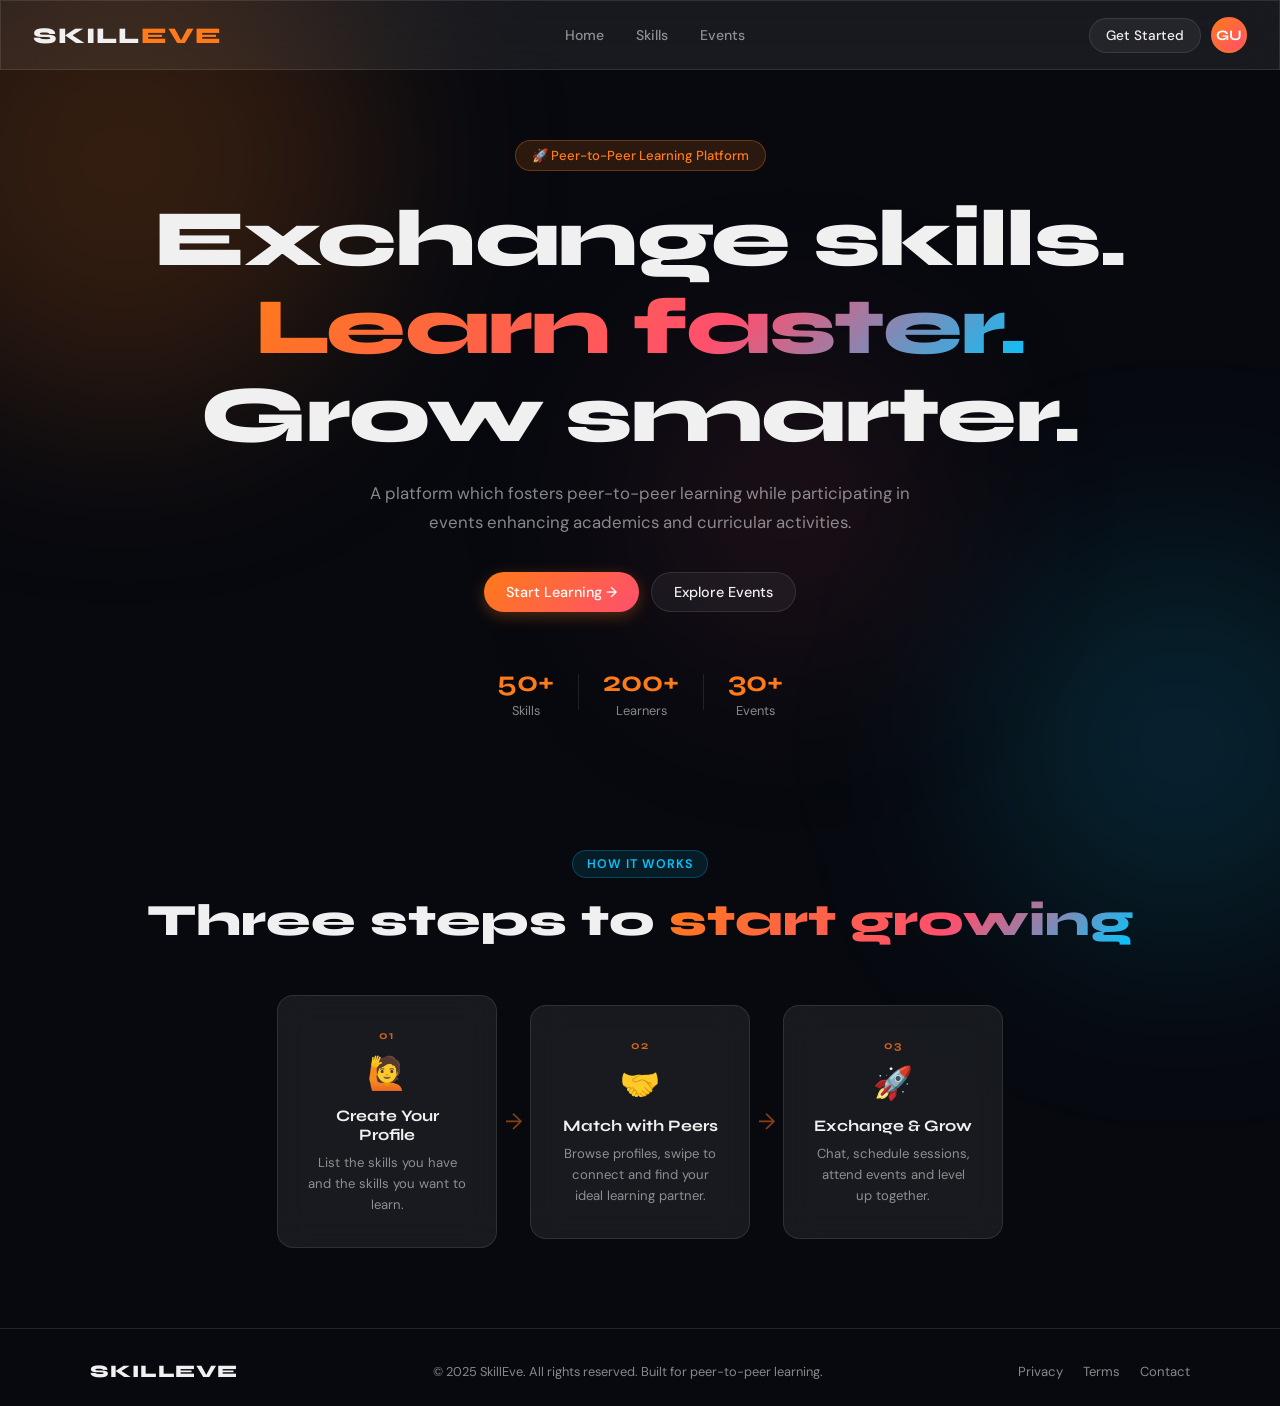
<file: index.html>
<!DOCTYPE html>
<html lang="en">
<head>
<meta charset="UTF-8">
<meta name="viewport" content="width=device-width, initial-scale=1.0">
<title>SKILLEVE — Exchange Skills. Grow Smarter.</title>
<link rel="preconnect" href="https://fonts.googleapis.com">
<link href="https://fonts.googleapis.com/css2?family=Syne:wght@400;600;700;800&family=DM+Sans:wght@300;400;500&display=swap" rel="stylesheet">
<link rel="stylesheet" href="style.css">
</head>
<body class="page-landing">

<div class="orb orb-1"></div>
<div class="orb orb-2"></div>
<div class="orb orb-3"></div>

<nav class="navbar glass">
  <div class="logo">SKILL<span class="accent">EVE</span></div>
  <div class="nav-center">
    <a href="home.html" class="nav-link">Home</a>
    <a href="skills.html" class="nav-link">Skills</a>
    <a href="events.html" class="nav-link">Events</a>
  </div>
  <div class="nav-right">
    <a href="home.html" class="btn btn-ghost btn-sm">Get Started</a>
    <button class="profile-btn" onclick="toggleProfileSidebar()" title="Profile">
      <div class="nav-avatar">U</div>
    </button>
  </div>
</nav>
<!-- PROFILE SIDEBAR -->
<div class="profile-sidebar glass" id="profileSidebar">
  <div class="psb-header">
    <div class="psb-avatar" id="psbAvatar">U</div>
    <div>
      <div class="psb-name" id="psbName">Guest User</div>
      <div class="psb-email" id="psbEmail">guest@skilleve.app</div>
    </div>
  </div>
  <div class="psb-divider"></div>
  <nav class="psb-menu">
    <a class="psb-item" href="home.html">🏠 <span>Home</span></a>
    <a class="psb-item" href="skills.html">💡 <span>My Skills</span></a>
    <a class="psb-item" href="events.html">🎯 <span>Events</span></a>
    <button class="psb-item" onclick="openSettings()">⚙️ <span>Settings</span></button>
    <button class="psb-item" onclick="toggleTheme()">🌙 <span>Dark / Light</span></button>
    <button class="psb-item psb-logout" onclick="logOut()">🚪 <span>Log Out</span></button>
  </nav>
  <div class="psb-footer">SkillEve v1.0</div>
</div>
<div class="psb-overlay" id="psbOverlay" onclick="toggleProfileSidebar()"></div>

<section class="hero">
  <div class="hero-badge">🚀 Peer-to-Peer Learning Platform</div>
  <h1 class="hero-title">Exchange skills.<br><span class="gradient-text">Learn faster.</span><br>Grow smarter.</h1>
  <p class="hero-sub">A platform which fosters peer-to-peer learning while participating in events enhancing academics and curricular activities.</p>
  <div class="hero-actions">
    <button class="btn btn-primary" onclick="go('home.html')">Start Learning →</button>
    <button class="btn btn-ghost" onclick="go('events.html')">Explore Events</button>
  </div>
  <div class="hero-stats">
    <div class="stat"><span class="stat-num">50+</span><span class="stat-label">Skills</span></div>
    <div class="stat-divider"></div>
    <div class="stat"><span class="stat-num">200+</span><span class="stat-label">Learners</span></div>
    <div class="stat-divider"></div>
    <div class="stat"><span class="stat-num">30+</span><span class="stat-label">Events</span></div>
  </div>
</section>

<!-- HOW IT WORKS -->
<section class="how-section">
  <div class="how-label">How It Works</div>
  <h2 class="how-title">Three steps to <span class="gradient-text">start growing</span></h2>
  <div class="how-cards">
    <div class="how-card">
      <div class="how-step">01</div>
      <div class="how-icon">🙋</div>
      <h4>Create Your Profile</h4>
      <p>List the skills you have and the skills you want to learn.</p>
    </div>
    <div class="how-connector">→</div>
    <div class="how-card">
      <div class="how-step">02</div>
      <div class="how-icon">🤝</div>
      <h4>Match with Peers</h4>
      <p>Browse profiles, swipe to connect and find your ideal learning partner.</p>
    </div>
    <div class="how-connector">→</div>
    <div class="how-card">
      <div class="how-step">03</div>
      <div class="how-icon">🚀</div>
      <h4>Exchange & Grow</h4>
      <p>Chat, schedule sessions, attend events and level up together.</p>
    </div>
  </div>
</section>

<!-- FOOTER / COPYRIGHT -->
<footer class="site-footer">
  <div class="footer-inner">
    <div class="footer-logo">SKILL<span class="accent">EVE</span></div>
    <p class="footer-copy">© 2025 SkillEve. All rights reserved. Built for peer-to-peer learning.</p>
    <div class="footer-links">
      <a href="#">Privacy</a>
      <a href="#">Terms</a>
      <a href="#">Contact</a>
    </div>
  </div>
</footer>

<script src="app.js"></script>
</body>
</html>
</file>
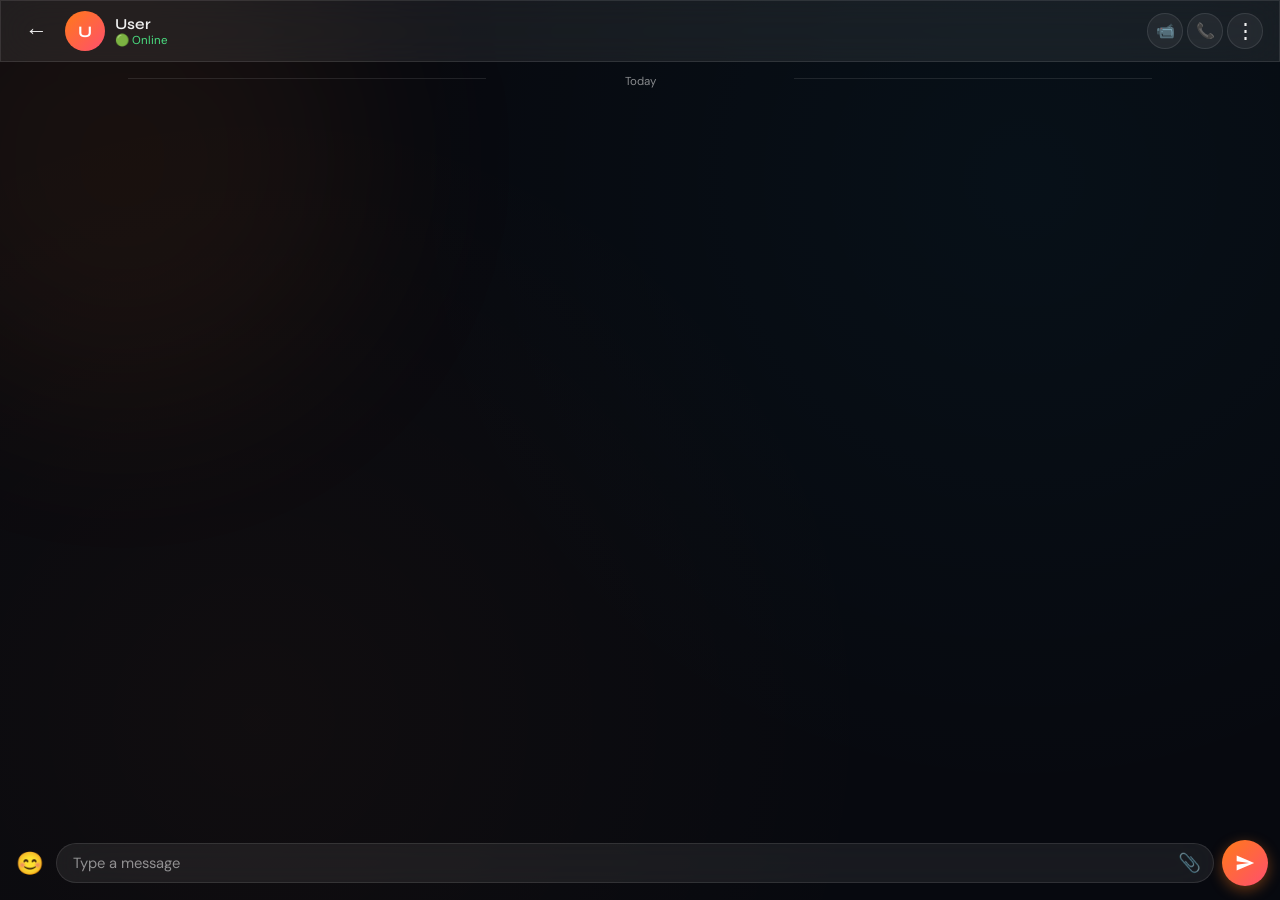
<file: chat.html>
<!DOCTYPE html>
<html lang="en">
<head>
<meta charset="UTF-8">
<meta name="viewport" content="width=device-width, initial-scale=1.0">
<title>SKILLEVE — Chat</title>
<link rel="preconnect" href="https://fonts.googleapis.com">
<link href="https://fonts.googleapis.com/css2?family=Syne:wght@400;600;700;800&family=DM+Sans:wght@300;400;500&display=swap" rel="stylesheet">
<link rel="stylesheet" href="style.css">
</head>
<body class="page-chat">

<div class="orb orb-1 orb-dim"></div>

<!-- PROFILE SIDEBAR -->
<div class="profile-sidebar glass" id="profileSidebar">
  <div class="psb-header">
    <div class="psb-avatar" id="psbAvatar">U</div>
    <div>
      <div class="psb-name" id="psbName">Guest User</div>
      <div class="psb-email" id="psbEmail">guest@skilleve.app</div>
    </div>
  </div>
  <div class="psb-divider"></div>
  <nav class="psb-menu">
    <a class="psb-item" href="home.html">🏠 <span>Home</span></a>
    <a class="psb-item" href="skills.html">💡 <span>My Skills</span></a>
    <a class="psb-item" href="events.html">🎯 <span>Events</span></a>
    <button class="psb-item" onclick="openSettings()">⚙️ <span>Settings</span></button>
    <button class="psb-item" onclick="toggleTheme()">🌙 <span>Dark / Light</span></button>
    <button class="psb-item psb-logout" onclick="logOut()">🚪 <span>Log Out</span></button>
  </nav>
  <div class="psb-footer">SkillEve v1.0</div>
</div>
<div class="psb-overlay" id="psbOverlay" onclick="toggleProfileSidebar()"></div>

<header class="wa-header glass">
  <button class="wa-back-btn" onclick="go('skills.html')">&#8592;</button>
  <div class="wa-user">
    <div class="avatar" id="chatAvatar">?</div>
    <div class="wa-user-text">
      <div class="wa-name" id="chatUser">Loading…</div>
      <div class="wa-status" id="chatStatus">🟢 Online</div>
    </div>
  </div>
  <div class="wa-header-actions">
    <button class="icon-btn" title="Video Call" onclick="showToast('📹 Video call coming soon!')">📹</button>
    <button class="icon-btn" title="Voice Call" onclick="showToast('📞 Voice call coming soon!')">📞</button>
    <button class="icon-btn wa-more-btn" title="More" onclick="toggleChatMenu()">&#8942;</button>
    <div class="wa-menu glass" id="waMenu">
      <button onclick="showToast('📘 Resources coming soon!')">📘 Resources</button>
      <button onclick="showToast('💳 Pay feature coming soon!')">💰 Pay for Session</button>
      <button onclick="clearChat()">🗑️ Clear Chat</button>
      <button onclick="toggleProfileSidebar()">👤 Profile</button>
    </div>
  </div>
</header>

<div class="chat-date-divider" id="chatDateDivider">Today</div>

<div id="chatBox" class="chat-box"></div>

<div class="wa-input-bar">
  <button class="wa-emoji-btn" onclick="showToast('😊 Emoji picker coming soon!')">😊</button>
  <div class="wa-input-wrap glass">
    <input id="msg" placeholder="Type a message" onkeydown="if(event.key==='Enter')send()">
    <button class="wa-attach-btn" onclick="showToast('📎 Attach coming soon!')">📎</button>
  </div>
  <button class="wa-send-btn" id="waSendBtn" onclick="send()">
    <svg viewBox="0 0 24 24" fill="currentColor" width="20" height="20"><path d="M2.01 21L23 12 2.01 3 2 10l15 2-15 2z"/></svg>
  </button>
</div>

<script src="app.js"></script>
</body>
</html>
</file>
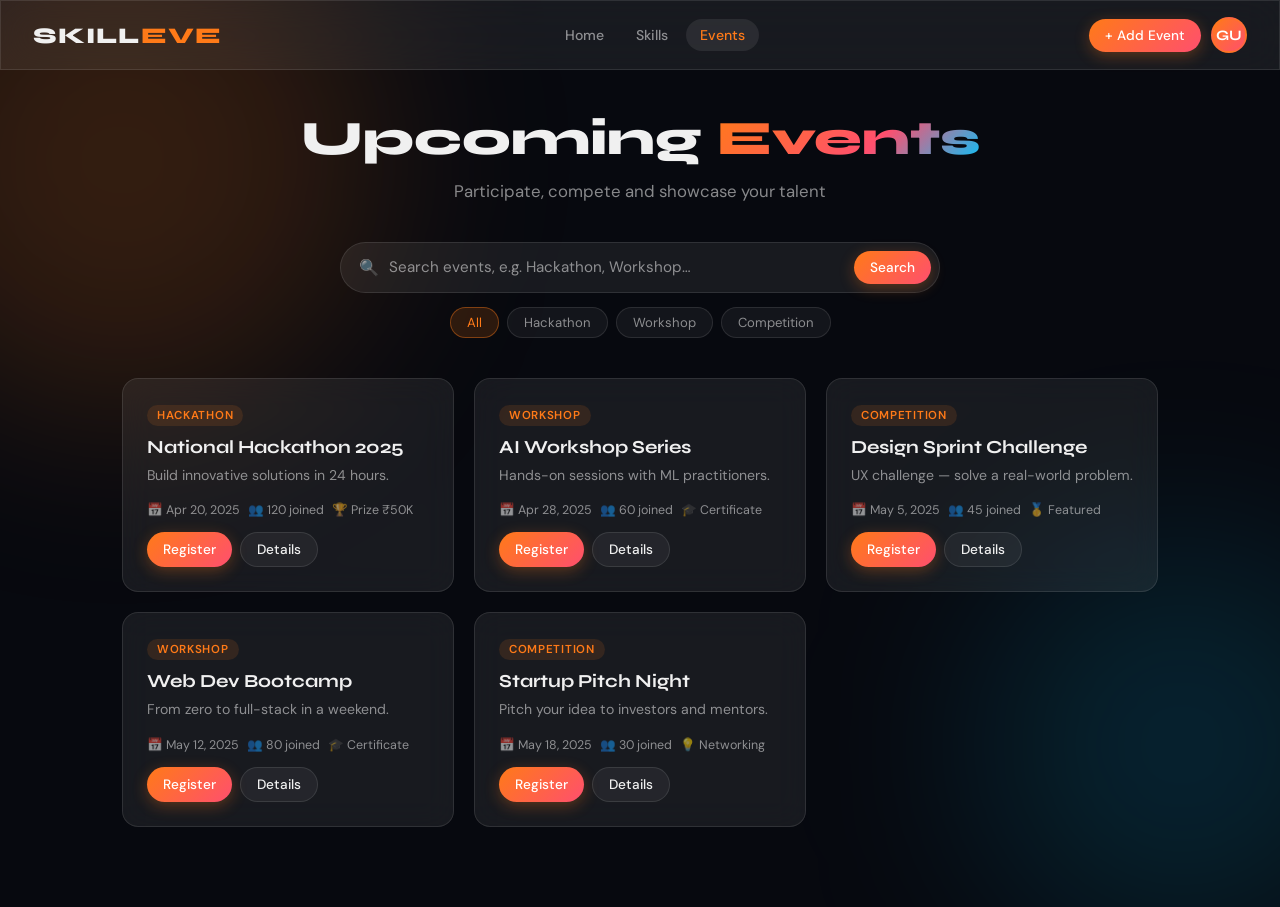
<file: events.html>
<!DOCTYPE html>
<html lang="en">
<head>
<meta charset="UTF-8">
<meta name="viewport" content="width=device-width, initial-scale=1.0">
<title>SKILLEVE — Events</title>
<link rel="preconnect" href="https://fonts.googleapis.com">
<link href="https://fonts.googleapis.com/css2?family=Syne:wght@400;600;700;800&family=DM+Sans:wght@300;400;500&display=swap" rel="stylesheet">
<link rel="stylesheet" href="style.css">
</head>
<body class="page-events">

<div class="orb orb-1"></div>
<div class="orb orb-2"></div>

<nav class="navbar glass">
  <div class="logo">SKILL<span class="accent">EVE</span></div>
  <div class="nav-center">
    <a href="home.html" class="nav-link">Home</a>
    <a href="skills.html" class="nav-link">Skills</a>
    <a href="events.html" class="nav-link active">Events</a>
  </div>
  <div class="nav-right">
    <button class="btn btn-primary btn-sm" onclick="openAddEvent()">+ Add Event</button>
    <button class="profile-btn" onclick="toggleProfileSidebar()" title="Profile">
      <div class="nav-avatar">U</div>
    </button>
  </div>
</nav>
<!-- PROFILE SIDEBAR -->
<div class="profile-sidebar glass" id="profileSidebar">
  <div class="psb-header">
    <div class="psb-avatar" id="psbAvatar">U</div>
    <div>
      <div class="psb-name" id="psbName">Guest User</div>
      <div class="psb-email" id="psbEmail">guest@skilleve.app</div>
    </div>
  </div>
  <div class="psb-divider"></div>
  <nav class="psb-menu">
    <a class="psb-item" href="home.html">🏠 <span>Home</span></a>
    <a class="psb-item" href="skills.html">💡 <span>My Skills</span></a>
    <a class="psb-item" href="events.html">🎯 <span>Events</span></a>
    <button class="psb-item" onclick="openSettings()">⚙️ <span>Settings</span></button>
    <button class="psb-item" onclick="toggleTheme()">🌙 <span>Dark / Light</span></button>
    <button class="psb-item psb-logout" onclick="logOut()">🚪 <span>Log Out</span></button>
  </nav>
  <div class="psb-footer">SkillEve v1.0</div>
</div>
<div class="psb-overlay" id="psbOverlay" onclick="toggleProfileSidebar()"></div>

<!-- ADD EVENT MODAL -->
<div class="modal-overlay" id="addEventModal">
  <div class="modal-box glass">
    <div class="modal-header">
      <h3>➕ Add New Event</h3>
      <button class="close-btn" onclick="closeAddEvent()">✕</button>
    </div>
    <div class="modal-body">
      <input class="modal-input" id="evtName" placeholder="Event name *">
      <input class="modal-input" id="evtDate" placeholder="Date (e.g. Jun 1, 2025) *">
      <select class="modal-input" id="evtCat">
        <option value="hackathon">Hackathon</option>
        <option value="workshop">Workshop</option>
        <option value="competition">Competition</option>
      </select>
      <textarea class="modal-input" id="evtDesc" placeholder="Description *" rows="3"></textarea>
      <input class="modal-input" id="evtTag" placeholder="Badge label (e.g. 🏆 Prize ₹10K)">
    </div>
    <div class="modal-footer">
      <button class="btn btn-ghost btn-sm" onclick="closeAddEvent()">Cancel</button>
      <button class="btn btn-primary btn-sm" onclick="submitAddEvent()">Add Event</button>
    </div>
  </div>
</div>

<section class="page-header">
  <h1>Upcoming <span class="gradient-text">Events</span></h1>
  <p class="hero-sub">Participate, compete and showcase your talent</p>
</section>

<div class="search-wrapper">
  <div class="search-box glass">
    <span class="search-icon">🔍</span>
    <input id="searchEvent" placeholder="Search events, e.g. Hackathon, Workshop…" oninput="searchEvent()">
    <button class="btn btn-primary btn-sm" onclick="searchEvent()">Search</button>
  </div>
  <div class="filter-chips">
    <button class="chip active" onclick="filterEvent('all', this)">All</button>
    <button class="chip" onclick="filterEvent('hackathon', this)">Hackathon</button>
    <button class="chip" onclick="filterEvent('workshop', this)">Workshop</button>
    <button class="chip" onclick="filterEvent('competition', this)">Competition</button>
  </div>
</div>

<div id="eventList" class="cards-grid"></div>

<script src="app.js"></script>
</body>
</html>
</file>
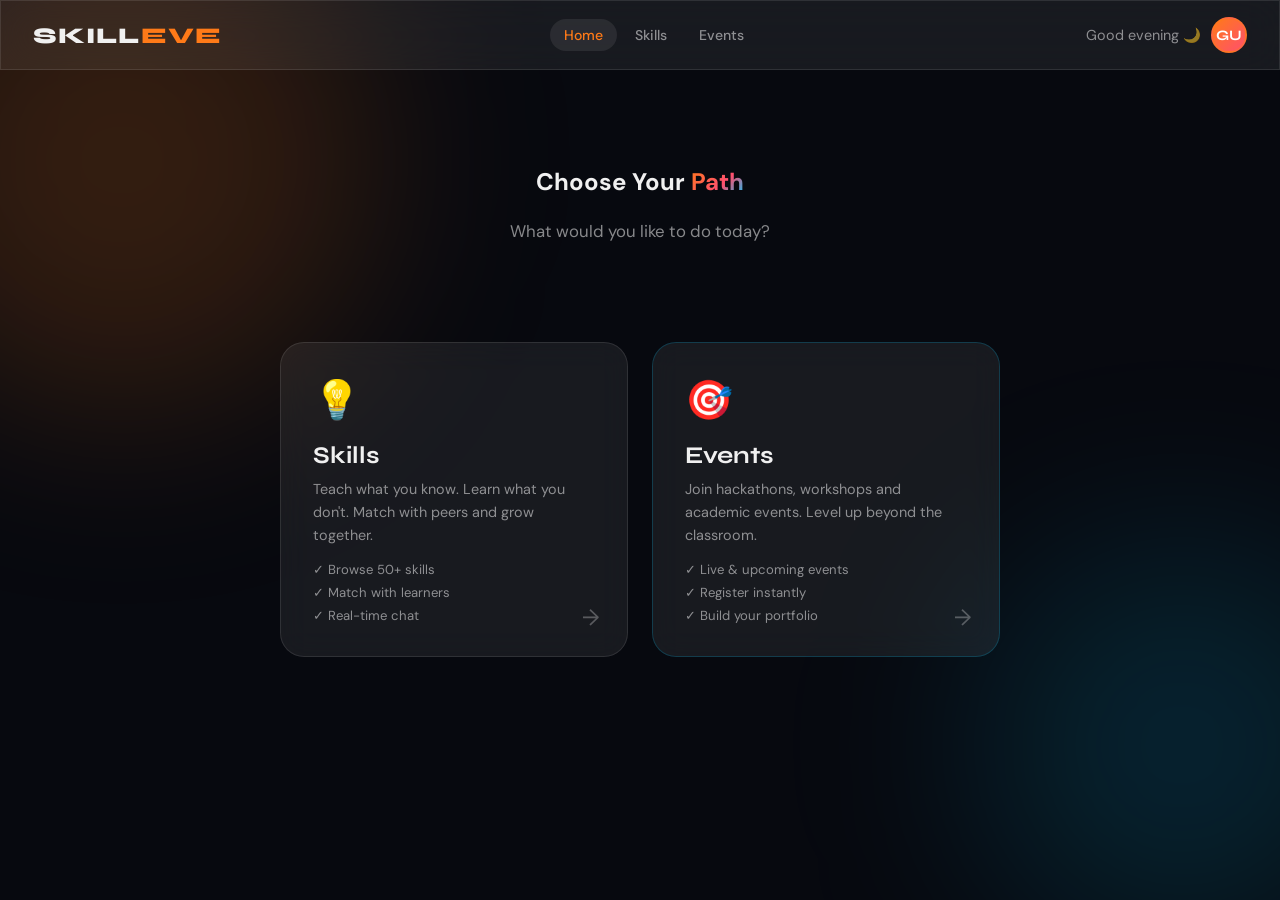
<file: home.html>
<!DOCTYPE html>
<html lang="en">
<head>
<meta charset="UTF-8">
<meta name="viewport" content="width=device-width, initial-scale=1.0">
<title>SKILLEVE — Choose Your Path</title>
<link rel="preconnect" href="https://fonts.googleapis.com">
<link href="https://fonts.googleapis.com/css2?family=Syne:wght@400;600;700;800&family=DM+Sans:wght@300;400;500&display=swap" rel="stylesheet">
<link rel="stylesheet" href="style.css">
</head>
<body class="page-home">

<div class="orb orb-1"></div>
<div class="orb orb-2"></div>

<nav class="navbar glass">
  <div class="logo">SKILL<span class="accent">EVE</span></div>
  <div class="nav-center">
    <a href="home.html" class="nav-link active">Home</a>
    <a href="skills.html" class="nav-link">Skills</a>
    <a href="events.html" class="nav-link">Events</a>
  </div>
  <div class="nav-right">
    <span class="greeting" id="greeting">Welcome back 👋</span>
    <button class="profile-btn" onclick="toggleProfileSidebar()" title="Profile">
      <div class="nav-avatar">U</div>
    </button>
  </div>
</nav>
<!-- PROFILE SIDEBAR -->
<div class="profile-sidebar glass" id="profileSidebar">
  <div class="psb-header">
    <div class="psb-avatar" id="psbAvatar">U</div>
    <div>
      <div class="psb-name" id="psbName">Guest User</div>
      <div class="psb-email" id="psbEmail">guest@skilleve.app</div>
    </div>
  </div>
  <div class="psb-divider"></div>
  <nav class="psb-menu">
    <a class="psb-item" href="home.html">🏠 <span>Home</span></a>
    <a class="psb-item" href="skills.html">💡 <span>My Skills</span></a>
    <a class="psb-item" href="events.html">🎯 <span>Events</span></a>
    <button class="psb-item" onclick="openSettings()">⚙️ <span>Settings</span></button>
    <button class="psb-item" onclick="toggleTheme()">🌙 <span>Dark / Light</span></button>
    <button class="psb-item psb-logout" onclick="logOut()">🚪 <span>Log Out</span></button>
  </nav>
  <div class="psb-footer">SkillEve v1.0</div>
</div>
<div class="psb-overlay" id="psbOverlay" onclick="toggleProfileSidebar()"></div>

<section class="hero hero-sm">
  <h1>Choose Your <span class="gradient-text">Path</span></h1>
  <p class="hero-sub">What would you like to do today?</p>
</section>

<div class="path-cards">

  <div class="path-card" onclick="go('skills.html')">
    <div class="path-icon">💡</div>
    <div class="path-content">
      <h3>Skills</h3>
      <p>Teach what you know. Learn what you don't. Match with peers and grow together.</p>
      <ul class="path-features">
        <li>✓ Browse 50+ skills</li>
        <li>✓ Match with learners</li>
        <li>✓ Real-time chat</li>
      </ul>
    </div>
    <div class="path-arrow">→</div>
  </div>

  <div class="path-card path-card-alt" onclick="go('events.html')">
    <div class="path-icon">🎯</div>
    <div class="path-content">
      <h3>Events</h3>
      <p>Join hackathons, workshops and academic events. Level up beyond the classroom.</p>
      <ul class="path-features">
        <li>✓ Live & upcoming events</li>
        <li>✓ Register instantly</li>
        <li>✓ Build your portfolio</li>
      </ul>
    </div>
    <div class="path-arrow">→</div>
  </div>

</div>

<script src="app.js"></script>
</body>
</html>
</file>
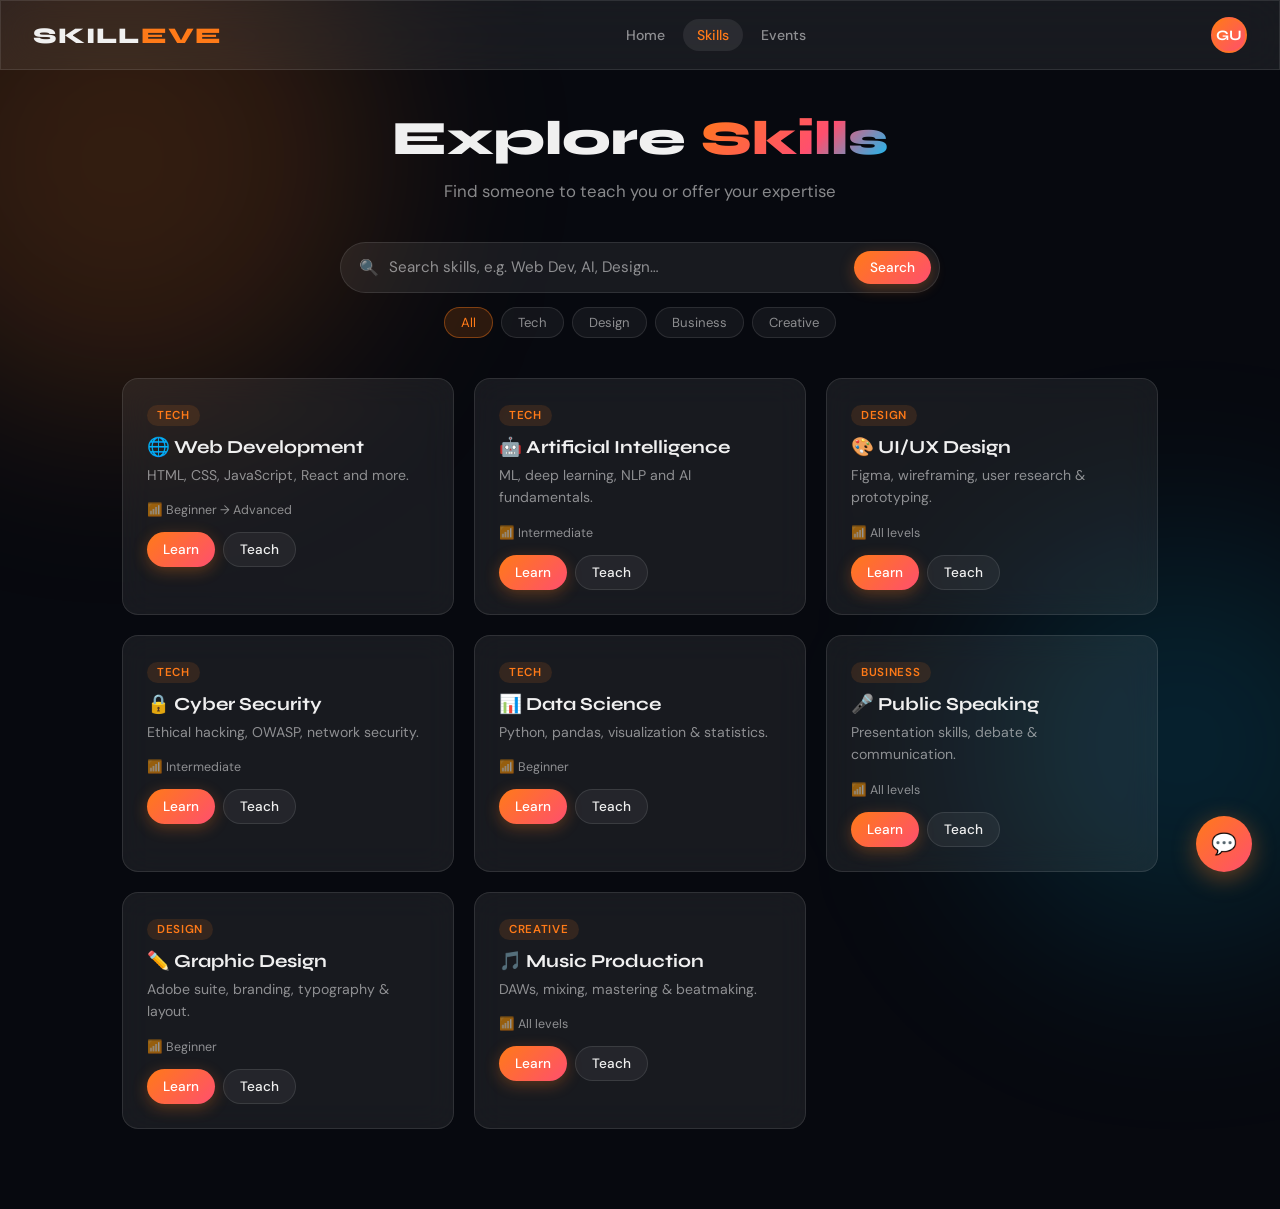
<file: skills.html>
<!DOCTYPE html>
<html lang="en">
<head>
<meta charset="UTF-8">
<meta name="viewport" content="width=device-width, initial-scale=1.0">
<title>SKILLEVE — Skills</title>
<link rel="preconnect" href="https://fonts.googleapis.com">
<link href="https://fonts.googleapis.com/css2?family=Syne:wght@400;600;700;800&family=DM+Sans:wght@300;400;500&display=swap" rel="stylesheet">
<link rel="stylesheet" href="style.css">
</head>
<body class="page-skills">

<div class="orb orb-1"></div>
<div class="orb orb-2"></div>

<nav class="navbar glass">
  <div class="logo">SKILL<span class="accent">EVE</span></div>
  <div class="nav-center">
    <a href="home.html" class="nav-link">Home</a>
    <a href="skills.html" class="nav-link active">Skills</a>
    <a href="events.html" class="nav-link">Events</a>
  </div>
  <div class="nav-right">
    <button class="profile-btn" onclick="toggleProfileSidebar()" title="Profile">
      <div class="nav-avatar">U</div>
    </button>
  </div>
</nav>
<!-- PROFILE SIDEBAR -->
<div class="profile-sidebar glass" id="profileSidebar">
  <div class="psb-header">
    <div class="psb-avatar" id="psbAvatar">U</div>
    <div>
      <div class="psb-name" id="psbName">Guest User</div>
      <div class="psb-email" id="psbEmail">guest@skilleve.app</div>
    </div>
  </div>
  <div class="psb-divider"></div>
  <nav class="psb-menu">
    <a class="psb-item" href="home.html">🏠 <span>Home</span></a>
    <a class="psb-item" href="skills.html">💡 <span>My Skills</span></a>
    <a class="psb-item" href="events.html">🎯 <span>Events</span></a>
    <button class="psb-item" onclick="openSettings()">⚙️ <span>Settings</span></button>
    <button class="psb-item" onclick="toggleTheme()">🌙 <span>Dark / Light</span></button>
    <button class="psb-item psb-logout" onclick="logOut()">🚪 <span>Log Out</span></button>
  </nav>
  <div class="psb-footer">SkillEve v1.0</div>
</div>
<div class="psb-overlay" id="psbOverlay" onclick="toggleProfileSidebar()"></div>

<section class="page-header">
  <h1>Explore <span class="gradient-text">Skills</span></h1>
  <p class="hero-sub">Find someone to teach you or offer your expertise</p>
</section>

<div class="search-wrapper">
  <div class="search-box glass">
    <span class="search-icon">🔍</span>
    <input id="search" placeholder="Search skills, e.g. Web Dev, AI, Design…" oninput="searchSkill()">
    <button class="btn btn-primary btn-sm" onclick="searchSkill()">Search</button>
  </div>
  <div class="filter-chips">
    <button class="chip active" onclick="filterSkill('all', this)">All</button>
    <button class="chip" onclick="filterSkill('tech', this)">Tech</button>
    <button class="chip" onclick="filterSkill('design', this)">Design</button>
    <button class="chip" onclick="filterSkill('business', this)">Business</button>
    <button class="chip" onclick="filterSkill('creative', this)">Creative</button>
  </div>
</div>

<div id="skillList" class="cards-grid"></div>

<!-- Chat Sidebar Toggle -->
<button class="chat-fab" onclick="toggleChat()" title="Open chats">
  💬
  <span class="chat-badge" id="chatBadge" style="display:none">0</span>
</button>

<div id="chatList" class="chat-sidebar glass">
  <div class="chat-sidebar-header">
    <h3>My Chats</h3>
    <button onclick="toggleChat()" class="close-btn">✕</button>
  </div>
  <div id="chatListInner"></div>
</div>
<div class="chat-overlay" id="chatOverlay" onclick="toggleChat()"></div>

<script src="app.js"></script>
</body>
</html>
</file>
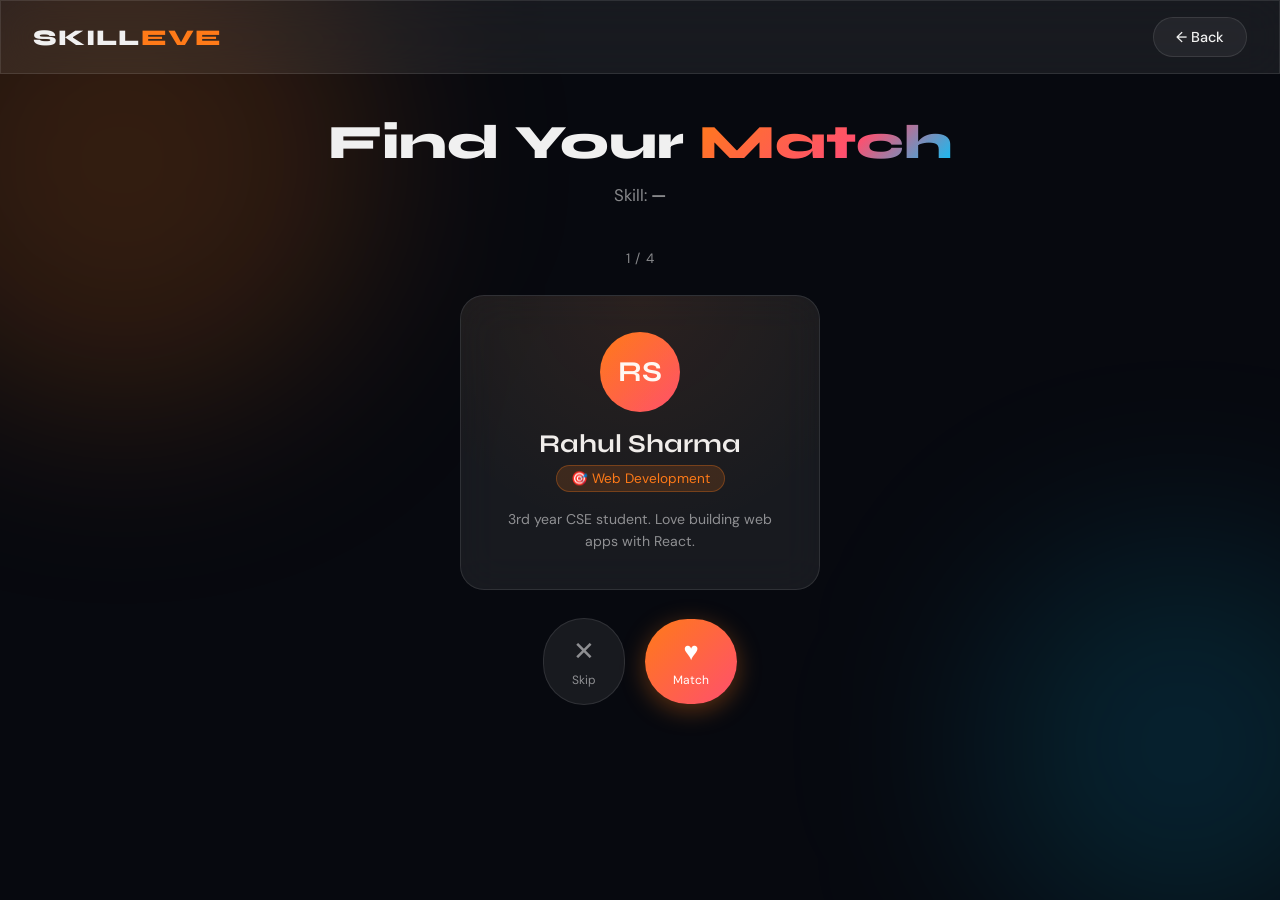
<file: swipe.html>
<!DOCTYPE html>
<html lang="en">
<head>
<meta charset="UTF-8">
<meta name="viewport" content="width=device-width, initial-scale=1.0">
<title>SKILLEVE — Find a Match</title>
<link rel="preconnect" href="https://fonts.googleapis.com">
<link href="https://fonts.googleapis.com/css2?family=Syne:wght@400;600;700;800&family=DM+Sans:wght@300;400;500&display=swap" rel="stylesheet">
<link rel="stylesheet" href="style.css">
</head>
<body class="page-swipe">

<div class="orb orb-1"></div>
<div class="orb orb-2"></div>

<nav class="navbar glass">
  <div class="logo">SKILL<span class="accent">EVE</span></div>
  <div class="nav-links">
    <button class="btn btn-ghost" onclick="go('skills.html')">← Back</button>
  </div>
</nav>

<section class="page-header">
  <h1>Find Your <span class="gradient-text">Match</span></h1>
  <p class="hero-sub">Skill: <strong id="currentSkill">—</strong></p>
</section>

<div class="swipe-area">
  <div class="swipe-counter">
    <span id="swipeIndex">1</span> / <span id="swipeTotal">2</span>
  </div>

  <div id="profileCard" class="profile-card glass">
    <!-- filled by JS -->
  </div>

  <div class="swipe-actions">
    <button class="swipe-btn skip-btn" onclick="skip()" title="Skip">
      <span>✕</span>
      <small>Skip</small>
    </button>
    <button class="swipe-btn match-btn" onclick="like()" title="Match">
      <span>♥</span>
      <small>Match</small>
    </button>
  </div>
</div>

<script src="app.js"></script>
</body>
</html>
</file>
<file: style.css>
/* =========================================
   SKILLEVE — Global Styles
   Font: Syne (headings) + DM Sans (body)
   Theme: Dark glassmorphism with orange accent
   ========================================= */

:root {
  --bg:        #07090f;
  --surface:   rgba(255,255,255,0.05);
  --glass:     rgba(255,255,255,0.07);
  --border:    rgba(255,255,255,0.1);
  --accent:    #ff7a18;
  --accent2:   #ff4f6e;
  --blue:      #00c6ff;
  --text:      #f0f0f0;
  --muted:     rgba(240,240,240,0.55);
  --radius:    16px;
  --radius-sm: 10px;
  --shadow:    0 8px 32px rgba(0,0,0,0.4);
}

*, *::before, *::after { box-sizing: border-box; margin: 0; padding: 0; }

html { scroll-behavior: smooth; }

body {
  font-family: 'DM Sans', sans-serif;
  background: var(--bg);
  color: var(--text);
  min-height: 100vh;
  overflow-x: hidden;
}

/* ===== ANIMATED ORBS ===== */
.orb {
  position: fixed;
  border-radius: 50%;
  filter: blur(100px);
  pointer-events: none;
  z-index: 0;
  animation: drift 12s ease-in-out infinite alternate;
}
.orb-1 { width: 500px; height: 500px; background: rgba(255,122,24,0.18); top: -10%; left: -10%; animation-delay: 0s; }
.orb-2 { width: 400px; height: 400px; background: rgba(0,198,255,0.14); bottom: -5%; right: -8%; animation-delay: -4s; }
.orb-3 { width: 300px; height: 300px; background: rgba(255,79,110,0.1); top: 40%; left: 50%; animation-delay: -8s; }
.orb-dim { opacity: 0.4; }

@keyframes drift {
  from { transform: translate(0,0) scale(1); }
  to   { transform: translate(30px, 20px) scale(1.05); }
}

/* ===== GLASS UTILITY ===== */
.glass {
  background: var(--glass);
  backdrop-filter: blur(20px);
  -webkit-backdrop-filter: blur(20px);
  border: 1px solid var(--border);
}

/* ===== NAVBAR ===== */
.navbar {
  position: sticky;
  top: 0;
  z-index: 100;
  display: flex;
  justify-content: space-between;
  align-items: center;
  padding: 16px 32px;
}

.logo {
  font-family: 'Syne', sans-serif;
  font-size: 1.4rem;
  font-weight: 800;
  letter-spacing: 0.05em;
  color: var(--text);
}
.logo .accent { color: var(--accent); }

.greeting {
  font-size: 0.9rem;
  color: var(--muted);
}

/* ===== BUTTONS ===== */
.btn {
  font-family: 'DM Sans', sans-serif;
  font-size: 0.9rem;
  font-weight: 500;
  padding: 10px 22px;
  border-radius: 50px;
  border: none;
  cursor: pointer;
  transition: all 0.2s ease;
  text-decoration: none;
  display: inline-flex;
  align-items: center;
  gap: 6px;
}
.btn-primary {
  background: linear-gradient(135deg, var(--accent), var(--accent2));
  color: white;
  box-shadow: 0 4px 15px rgba(255,122,24,0.3);
}
.btn-primary:hover {
  transform: translateY(-2px);
  box-shadow: 0 6px 22px rgba(255,122,24,0.45);
}
.btn-ghost {
  background: var(--surface);
  color: var(--text);
  border: 1px solid var(--border);
}
.btn-ghost:hover {
  background: rgba(255,255,255,0.1);
  border-color: rgba(255,255,255,0.2);
}
.btn-sm { padding: 8px 16px; font-size: 0.85rem; }
.btn-danger {
  background: rgba(255,79,110,0.15);
  color: var(--accent2);
  border: 1px solid rgba(255,79,110,0.3);
}

/* ===== HERO ===== */
.hero {
  position: relative;
  z-index: 1;
  min-height: 80vh;
  display: flex;
  flex-direction: column;
  justify-content: center;
  align-items: center;
  text-align: center;
  padding: 60px 20px;
}
.hero-sm {
  min-height: 28vh;
  padding: 40px 20px 20px;
}

.hero-badge {
  display: inline-block;
  background: rgba(255,122,24,0.15);
  border: 1px solid rgba(255,122,24,0.3);
  color: var(--accent);
  font-size: 0.82rem;
  font-weight: 500;
  padding: 6px 16px;
  border-radius: 50px;
  margin-bottom: 24px;
  animation: fadeUp 0.6s ease both;
}

.hero-title {
  font-family: 'Syne', sans-serif;
  font-size: clamp(2.6rem, 7vw, 5rem);
  font-weight: 800;
  line-height: 1.1;
  letter-spacing: -0.02em;
  animation: fadeUp 0.6s 0.1s ease both;
}

.gradient-text {
  background: linear-gradient(135deg, var(--accent) 0%, var(--accent2) 60%, var(--blue) 100%);
  -webkit-background-clip: text;
  -webkit-text-fill-color: transparent;
  background-clip: text;
}

.hero-sub {
  max-width: 540px;
  color: var(--muted);
  font-size: 1.05rem;
  line-height: 1.7;
  margin-top: 20px;
  animation: fadeUp 0.6s 0.2s ease both;
}

.hero-actions {
  display: flex;
  gap: 12px;
  margin-top: 36px;
  flex-wrap: wrap;
  justify-content: center;
  animation: fadeUp 0.6s 0.3s ease both;
}

.hero-stats {
  display: flex;
  align-items: center;
  gap: 24px;
  margin-top: 52px;
  animation: fadeUp 0.6s 0.4s ease both;
}
.stat { text-align: center; }
.stat-num {
  display: block;
  font-family: 'Syne', sans-serif;
  font-size: 1.8rem;
  font-weight: 700;
  color: var(--accent);
}
.stat-label { font-size: 0.8rem; color: var(--muted); }
.stat-divider { width: 1px; height: 36px; background: var(--border); }

/* ===== PAGE HEADER ===== */
.page-header {
  position: relative;
  z-index: 1;
  text-align: center;
  padding: 40px 20px 20px;
}
.page-header h1 {
  font-family: 'Syne', sans-serif;
  font-size: clamp(2rem, 5vw, 3rem);
  font-weight: 800;
  animation: fadeUp 0.5s ease both;
}
.page-header .hero-sub { margin: 10px auto 0; animation: fadeUp 0.5s 0.1s ease both; }

/* ===== SEARCH ===== */
.search-wrapper {
  position: relative;
  z-index: 1;
  display: flex;
  flex-direction: column;
  align-items: center;
  gap: 14px;
  padding: 16px 20px;
  animation: fadeUp 0.5s 0.15s ease both;
}

.search-box {
  display: flex;
  align-items: center;
  gap: 10px;
  width: min(600px, 90vw);
  padding: 8px 8px 8px 18px;
  border-radius: 50px;
}
.search-icon { font-size: 1rem; opacity: 0.6; flex-shrink: 0; }
.search-box input {
  flex: 1;
  background: none;
  border: none;
  outline: none;
  color: var(--text);
  font-family: 'DM Sans', sans-serif;
  font-size: 0.95rem;
  min-width: 0;
}
.search-box input::placeholder { color: var(--muted); }

/* ===== FILTER CHIPS ===== */
.filter-chips { display: flex; gap: 8px; flex-wrap: wrap; justify-content: center; }
.chip {
  background: var(--surface);
  border: 1px solid var(--border);
  color: var(--muted);
  padding: 6px 16px;
  border-radius: 50px;
  font-size: 0.82rem;
  font-family: 'DM Sans', sans-serif;
  cursor: pointer;
  transition: all 0.2s;
}
.chip:hover, .chip.active {
  background: rgba(255,122,24,0.15);
  border-color: rgba(255,122,24,0.4);
  color: var(--accent);
}

/* ===== CARDS GRID ===== */
.cards-grid {
  position: relative;
  z-index: 1;
  display: grid;
  grid-template-columns: repeat(auto-fill, minmax(280px, 1fr));
  gap: 20px;
  padding: 24px 32px 80px;
  max-width: 1100px;
  margin: 0 auto;
}

/* ===== SKILL / EVENT CARD ===== */
.card {
  background: var(--glass);
  backdrop-filter: blur(16px);
  border: 1px solid var(--border);
  border-radius: var(--radius);
  padding: 24px;
  transition: all 0.3s ease;
  animation: fadeUp 0.4s ease both;
  position: relative;
  overflow: hidden;
}
.card::before {
  content: '';
  position: absolute;
  top: 0; left: 0;
  width: 100%; height: 3px;
  background: linear-gradient(90deg, var(--accent), var(--accent2));
  opacity: 0;
  transition: opacity 0.3s;
}
.card:hover {
  transform: translateY(-4px);
  border-color: rgba(255,122,24,0.3);
  box-shadow: 0 12px 40px rgba(255,122,24,0.15);
}
.card:hover::before { opacity: 1; }

.card-tag {
  display: inline-block;
  background: rgba(255,122,24,0.12);
  color: var(--accent);
  font-size: 0.72rem;
  font-weight: 600;
  padding: 3px 10px;
  border-radius: 50px;
  text-transform: uppercase;
  letter-spacing: 0.06em;
  margin-bottom: 10px;
}

.card h3 {
  font-family: 'Syne', sans-serif;
  font-size: 1.15rem;
  font-weight: 700;
  margin-bottom: 6px;
}
.card p { font-size: 0.88rem; color: var(--muted); line-height: 1.6; margin-bottom: 16px; }

.card-meta {
  display: flex;
  align-items: center;
  gap: 8px;
  font-size: 0.78rem;
  color: var(--muted);
  margin-bottom: 14px;
}

.card-actions {
  display: flex;
  gap: 8px;
  flex-wrap: wrap;
}

/* ===== PATH CARDS (home.html) ===== */
.path-cards {
  position: relative;
  z-index: 1;
  display: grid;
  grid-template-columns: repeat(auto-fit, minmax(300px, 1fr));
  gap: 24px;
  padding: 20px 40px 60px;
  max-width: 800px;
  margin: 0 auto;
}

.path-card {
  background: var(--glass);
  backdrop-filter: blur(16px);
  border: 1px solid var(--border);
  border-radius: 24px;
  padding: 32px;
  cursor: pointer;
  transition: all 0.3s ease;
  display: flex;
  flex-direction: column;
  gap: 16px;
  position: relative;
  overflow: hidden;
  animation: fadeUp 0.5s ease both;
}
.path-card:nth-child(2) { animation-delay: 0.1s; }
.path-card-alt { border-color: rgba(0,198,255,0.2); }
.path-card:hover {
  transform: translateY(-6px);
  box-shadow: 0 20px 60px rgba(255,122,24,0.2);
  border-color: rgba(255,122,24,0.4);
}
.path-card-alt:hover { border-color: rgba(0,198,255,0.4); box-shadow: 0 20px 60px rgba(0,198,255,0.15); }

.path-icon { font-size: 2.4rem; }
.path-content h3 {
  font-family: 'Syne', sans-serif;
  font-size: 1.5rem;
  font-weight: 700;
  margin-bottom: 8px;
}
.path-content p { color: var(--muted); font-size: 0.9rem; line-height: 1.6; }
.path-features { list-style: none; margin-top: 14px; display: flex; flex-direction: column; gap: 6px; }
.path-features li { font-size: 0.82rem; color: var(--muted); }

.path-arrow {
  position: absolute;
  bottom: 24px;
  right: 28px;
  font-size: 1.4rem;
  opacity: 0.3;
  transition: all 0.3s;
}
.path-card:hover .path-arrow { opacity: 1; transform: translateX(4px); }

/* ===== SWIPE PAGE ===== */
.swipe-area {
  position: relative;
  z-index: 1;
  display: flex;
  flex-direction: column;
  align-items: center;
  gap: 28px;
  padding: 20px;
}

.swipe-counter {
  font-size: 0.85rem;
  color: var(--muted);
  letter-spacing: 0.05em;
}

.profile-card {
  width: min(360px, 90vw);
  padding: 36px 32px;
  border-radius: 24px;
  text-align: center;
  animation: fadeUp 0.4s ease both;
  position: relative;
  overflow: hidden;
}
.profile-card::before {
  content: '';
  position: absolute;
  inset: 0;
  background: radial-gradient(circle at 50% 0%, rgba(255,122,24,0.08), transparent 70%);
  pointer-events: none;
}

.profile-avatar {
  width: 80px; height: 80px;
  border-radius: 50%;
  background: linear-gradient(135deg, var(--accent), var(--accent2));
  display: flex;
  align-items: center;
  justify-content: center;
  font-family: 'Syne', sans-serif;
  font-size: 1.8rem;
  font-weight: 700;
  margin: 0 auto 16px;
  color: white;
}
.profile-card h2 {
  font-family: 'Syne', sans-serif;
  font-size: 1.6rem;
  font-weight: 700;
  margin-bottom: 6px;
}
.profile-skill-tag {
  display: inline-block;
  background: rgba(255,122,24,0.15);
  border: 1px solid rgba(255,122,24,0.3);
  color: var(--accent);
  padding: 4px 14px;
  border-radius: 50px;
  font-size: 0.85rem;
  margin-bottom: 16px;
}
.profile-bio { font-size: 0.88rem; color: var(--muted); line-height: 1.6; }

.swipe-actions {
  display: flex;
  gap: 20px;
  align-items: center;
}
.swipe-btn {
  display: flex;
  flex-direction: column;
  align-items: center;
  gap: 4px;
  border: none;
  cursor: pointer;
  border-radius: 50px;
  transition: all 0.25s ease;
  padding: 16px 28px;
  font-family: 'DM Sans', sans-serif;
}
.swipe-btn span { font-size: 1.6rem; }
.swipe-btn small { font-size: 0.75rem; }

.skip-btn {
  background: rgba(255,255,255,0.07);
  border: 1px solid var(--border);
  color: var(--muted);
}
.skip-btn:hover { background: rgba(255,79,110,0.15); border-color: var(--accent2); color: var(--accent2); transform: scale(1.05); }

.match-btn {
  background: linear-gradient(135deg, var(--accent), var(--accent2));
  color: white;
  box-shadow: 0 6px 24px rgba(255,122,24,0.35);
}
.match-btn:hover { transform: scale(1.08); box-shadow: 0 10px 32px rgba(255,122,24,0.5); }

/* ===== CHAT PAGE ===== */
.page-chat {
  display: flex;
  flex-direction: column;
  height: 100vh;
  overflow: hidden;
}

.chat-header {
  display: flex;
  align-items: center;
  gap: 12px;
  padding: 12px 20px;
  position: sticky;
  top: 0;
  z-index: 10;
}
.chat-user-info {
  display: flex;
  align-items: center;
  gap: 12px;
  flex: 1;
}
.avatar {
  width: 40px; height: 40px;
  border-radius: 50%;
  background: linear-gradient(135deg, var(--accent), var(--accent2));
  display: flex;
  align-items: center;
  justify-content: center;
  font-family: 'Syne', sans-serif;
  font-weight: 700;
  font-size: 1rem;
  color: white;
  flex-shrink: 0;
}
.chat-username {
  font-family: 'Syne', sans-serif;
  font-weight: 600;
  font-size: 0.95rem;
}
.chat-status { font-size: 0.75rem; color: #4ade80; }

.chat-actions-top { display: flex; gap: 4px; }
.icon-btn {
  background: var(--surface);
  border: 1px solid var(--border);
  color: var(--text);
  width: 36px; height: 36px;
  border-radius: 50%;
  cursor: pointer;
  font-size: 0.95rem;
  transition: all 0.2s;
}
.icon-btn:hover { background: rgba(255,255,255,0.1); transform: scale(1.05); }

.chat-box {
  flex: 1;
  overflow-y: auto;
  padding: 20px;
  display: flex;
  flex-direction: column;
  gap: 12px;
  scroll-behavior: smooth;
}
.chat-box::-webkit-scrollbar { width: 4px; }
.chat-box::-webkit-scrollbar-track { background: transparent; }
.chat-box::-webkit-scrollbar-thumb { background: var(--border); border-radius: 4px; }

.msg-bubble {
  max-width: 70%;
  padding: 10px 16px;
  border-radius: 18px;
  font-size: 0.9rem;
  line-height: 1.5;
  animation: fadeUp 0.2s ease;
}
.msg-sent {
  background: linear-gradient(135deg, var(--accent), var(--accent2));
  color: white;
  align-self: flex-end;
  border-bottom-right-radius: 4px;
}
.msg-received {
  background: var(--glass);
  border: 1px solid var(--border);
  color: var(--text);
  align-self: flex-start;
  border-bottom-left-radius: 4px;
}
.msg-time {
  font-size: 0.7rem;
  opacity: 0.6;
  margin-top: 3px;
  text-align: right;
}

.chat-input-bar {
  display: flex;
  align-items: center;
  gap: 10px;
  padding: 12px 16px;
  margin: 8px 12px 12px;
  border-radius: 50px;
}
.chat-input-bar input {
  flex: 1;
  background: none;
  border: none;
  outline: none;
  color: var(--text);
  font-family: 'DM Sans', sans-serif;
  font-size: 0.92rem;
}
.chat-input-bar input::placeholder { color: var(--muted); }

/* ===== CHAT SIDEBAR (skills page) ===== */
.chat-fab {
  position: fixed;
  bottom: 28px;
  right: 28px;
  width: 56px; height: 56px;
  border-radius: 50%;
  background: linear-gradient(135deg, var(--accent), var(--accent2));
  border: none;
  color: white;
  font-size: 1.3rem;
  cursor: pointer;
  box-shadow: 0 6px 24px rgba(255,122,24,0.4);
  transition: all 0.25s;
  display: flex;
  align-items: center;
  justify-content: center;
  z-index: 200;
}
.chat-fab:hover { transform: scale(1.1); box-shadow: 0 10px 32px rgba(255,122,24,0.5); }

.chat-badge {
  position: absolute;
  top: -2px; right: -2px;
  background: var(--accent2);
  color: white;
  font-size: 0.65rem;
  font-weight: 700;
  width: 18px; height: 18px;
  border-radius: 50%;
  display: flex;
  align-items: center;
  justify-content: center;
}

.chat-sidebar {
  position: fixed;
  top: 0; right: -340px;
  width: 320px;
  height: 100%;
  z-index: 300;
  transition: right 0.4s cubic-bezier(0.34,1.56,0.64,1);
  display: flex;
  flex-direction: column;
  gap: 0;
}
.chat-sidebar.active { right: 0; }

.chat-sidebar-header {
  display: flex;
  justify-content: space-between;
  align-items: center;
  padding: 20px 20px 12px;
  border-bottom: 1px solid var(--border);
}
.chat-sidebar-header h3 {
  font-family: 'Syne', sans-serif;
  font-weight: 700;
}
.close-btn {
  background: var(--surface);
  border: 1px solid var(--border);
  color: var(--text);
  width: 32px; height: 32px;
  border-radius: 50%;
  cursor: pointer;
  font-size: 0.85rem;
  transition: all 0.2s;
}
.close-btn:hover { background: rgba(255,79,110,0.2); color: var(--accent2); }

.chat-overlay {
  position: fixed;
  inset: 0;
  background: rgba(0,0,0,0.5);
  z-index: 250;
  display: none;
  backdrop-filter: blur(4px);
}
.chat-overlay.active { display: block; }

.chat-item {
  display: flex;
  align-items: center;
  gap: 12px;
  padding: 14px 20px;
  cursor: pointer;
  transition: background 0.2s;
  border-bottom: 1px solid var(--border);
}
.chat-item:hover { background: rgba(255,255,255,0.05); }
.chat-item .avatar { width: 36px; height: 36px; font-size: 0.85rem; }
.chat-item-name { font-size: 0.88rem; font-weight: 500; }
.chat-item-preview { font-size: 0.78rem; color: var(--muted); }
.empty-chats {
  padding: 40px 20px;
  text-align: center;
  color: var(--muted);
  font-size: 0.88rem;
}

/* ===== TOAST ===== */
.toast {
  position: fixed;
  bottom: 90px;
  left: 50%;
  transform: translateX(-50%) translateY(20px);
  background: var(--glass);
  backdrop-filter: blur(20px);
  border: 1px solid var(--border);
  border-radius: 50px;
  padding: 10px 24px;
  font-size: 0.88rem;
  color: var(--text);
  z-index: 999;
  opacity: 0;
  transition: all 0.3s ease;
  white-space: nowrap;
  pointer-events: none;
}
.toast.show { opacity: 1; transform: translateX(-50%) translateY(0); }

/* ===== ANIMATIONS ===== */
@keyframes fadeUp {
  from { opacity: 0; transform: translateY(20px); }
  to   { opacity: 1; transform: translateY(0); }
}

/* ===== SCROLLBAR ===== */
::-webkit-scrollbar { width: 6px; }
::-webkit-scrollbar-track { background: transparent; }
::-webkit-scrollbar-thumb { background: var(--border); border-radius: 3px; }

/* ===== NAVBAR EXTENDED ===== */
.nav-center {
  display: flex;
  align-items: center;
  gap: 4px;
}
.nav-link {
  font-family: 'DM Sans', sans-serif;
  font-size: 0.88rem;
  font-weight: 500;
  color: var(--muted);
  text-decoration: none;
  padding: 7px 14px;
  border-radius: 50px;
  transition: all 0.2s;
}
.nav-link:hover, .nav-link.active {
  color: var(--text);
  background: rgba(255,255,255,0.08);
}
.nav-link.active { color: var(--accent); }

.nav-right {
  display: flex;
  align-items: center;
  gap: 10px;
}

.profile-btn {
  background: none;
  border: none;
  cursor: pointer;
  padding: 0;
  display: flex;
  align-items: center;
}
.nav-avatar {
  width: 36px; height: 36px;
  border-radius: 50%;
  background: linear-gradient(135deg, var(--accent), var(--accent2));
  display: flex;
  align-items: center;
  justify-content: center;
  font-family: 'Syne', sans-serif;
  font-weight: 700;
  font-size: 0.9rem;
  color: white;
  border: 2px solid rgba(255,122,24,0.4);
  transition: all 0.2s;
}
.nav-avatar:hover { transform: scale(1.08); box-shadow: 0 0 0 3px rgba(255,122,24,0.25); }

/* ===== PROFILE SIDEBAR (Instagram-style) ===== */
.profile-sidebar {
  position: fixed;
  top: 0; right: -340px;
  width: 300px;
  height: 100%;
  z-index: 500;
  transition: right 0.35s cubic-bezier(0.34,1.2,0.64,1);
  display: flex;
  flex-direction: column;
  overflow-y: auto;
}
.profile-sidebar.active { right: 0; }

.psb-header {
  display: flex;
  align-items: center;
  gap: 14px;
  padding: 28px 20px 20px;
}
.psb-avatar {
  width: 54px; height: 54px;
  border-radius: 50%;
  background: linear-gradient(135deg, var(--accent), var(--accent2));
  display: flex;
  align-items: center;
  justify-content: center;
  font-family: 'Syne', sans-serif;
  font-weight: 700;
  font-size: 1.3rem;
  color: white;
  flex-shrink: 0;
  border: 3px solid rgba(255,122,24,0.4);
}
.psb-name {
  font-family: 'Syne', sans-serif;
  font-weight: 700;
  font-size: 1rem;
}
.psb-email { font-size: 0.78rem; color: var(--muted); }

.psb-divider { height: 1px; background: var(--border); margin: 0 20px; }

.psb-menu {
  display: flex;
  flex-direction: column;
  padding: 12px 12px;
  gap: 2px;
  flex: 1;
}
.psb-item {
  display: flex;
  align-items: center;
  gap: 12px;
  padding: 13px 14px;
  border-radius: var(--radius-sm);
  color: var(--text);
  text-decoration: none;
  font-size: 0.92rem;
  font-family: 'DM Sans', sans-serif;
  font-weight: 500;
  background: none;
  border: none;
  cursor: pointer;
  transition: background 0.18s;
  text-align: left;
}
.psb-item:hover { background: rgba(255,255,255,0.07); }
.psb-logout { color: var(--accent2); }
.psb-logout:hover { background: rgba(255,79,110,0.1); }

.psb-footer {
  padding: 16px 20px;
  font-size: 0.75rem;
  color: var(--muted);
  border-top: 1px solid var(--border);
}

.psb-overlay {
  position: fixed;
  inset: 0;
  background: rgba(0,0,0,0.55);
  backdrop-filter: blur(4px);
  z-index: 490;
  display: none;
}
.psb-overlay.active { display: block; }

/* ===== HOW IT WORKS (landing) ===== */
.how-section {
  position: relative;
  z-index: 1;
  text-align: center;
  padding: 60px 32px 40px;
}
.how-label {
  display: inline-block;
  background: rgba(0,198,255,0.1);
  border: 1px solid rgba(0,198,255,0.25);
  color: var(--blue);
  font-size: 0.78rem;
  font-weight: 600;
  padding: 5px 14px;
  border-radius: 50px;
  text-transform: uppercase;
  letter-spacing: 0.08em;
  margin-bottom: 16px;
}
.how-title {
  font-family: 'Syne', sans-serif;
  font-size: clamp(1.8rem, 4vw, 2.8rem);
  font-weight: 800;
  margin-bottom: 48px;
}
.how-cards {
  display: flex;
  align-items: center;
  justify-content: center;
  gap: 0;
  flex-wrap: wrap;
  max-width: 900px;
  margin: 0 auto;
}
.how-card {
  background: var(--glass);
  backdrop-filter: blur(16px);
  border: 1px solid var(--border);
  border-radius: var(--radius);
  padding: 32px 28px;
  width: 220px;
  text-align: center;
  position: relative;
  transition: all 0.3s;
  animation: fadeUp 0.5s ease both;
}
.how-card:nth-child(3) { animation-delay: 0.1s; }
.how-card:nth-child(5) { animation-delay: 0.2s; }
.how-card:hover { transform: translateY(-6px); border-color: rgba(255,122,24,0.3); box-shadow: 0 12px 40px rgba(255,122,24,0.12); }

.how-step {
  font-family: 'Syne', sans-serif;
  font-size: 0.72rem;
  font-weight: 700;
  color: var(--accent);
  letter-spacing: 0.1em;
  margin-bottom: 10px;
  opacity: 0.8;
}
.how-icon { font-size: 2rem; margin-bottom: 12px; }
.how-card h4 {
  font-family: 'Syne', sans-serif;
  font-size: 1rem;
  font-weight: 700;
  margin-bottom: 8px;
}
.how-card p { font-size: 0.82rem; color: var(--muted); line-height: 1.6; }

.how-connector {
  font-size: 1.4rem;
  color: var(--accent);
  opacity: 0.5;
  padding: 0 8px;
  flex-shrink: 0;
}

/* ===== FOOTER ===== */
.site-footer {
  position: relative;
  z-index: 1;
  border-top: 1px solid var(--border);
  margin-top: 40px;
  padding: 32px 32px 24px;
}
.footer-inner {
  display: flex;
  align-items: center;
  justify-content: space-between;
  flex-wrap: wrap;
  gap: 16px;
  max-width: 1100px;
  margin: 0 auto;
}
.footer-logo {
  font-family: 'Syne', sans-serif;
  font-size: 1.1rem;
  font-weight: 800;
  letter-spacing: 0.05em;
}
.footer-copy { font-size: 0.8rem; color: var(--muted); }
.footer-links { display: flex; gap: 20px; }
.footer-links a {
  font-size: 0.82rem;
  color: var(--muted);
  text-decoration: none;
  transition: color 0.2s;
}
.footer-links a:hover { color: var(--accent); }

/* ===== ADD EVENT MODAL ===== */
.modal-overlay {
  position: fixed;
  inset: 0;
  background: rgba(0,0,0,0.65);
  backdrop-filter: blur(6px);
  z-index: 600;
  display: none;
  align-items: center;
  justify-content: center;
}
.modal-overlay.active { display: flex; }
.modal-box {
  width: min(460px, 92vw);
  border-radius: 20px;
  overflow: hidden;
  animation: fadeUp 0.3s ease;
}
.modal-header {
  display: flex;
  justify-content: space-between;
  align-items: center;
  padding: 20px 24px 16px;
  border-bottom: 1px solid var(--border);
}
.modal-header h3 {
  font-family: 'Syne', sans-serif;
  font-weight: 700;
  font-size: 1rem;
}
.modal-body {
  padding: 20px 24px;
  display: flex;
  flex-direction: column;
  gap: 12px;
}
.modal-input {
  width: 100%;
  background: rgba(255,255,255,0.06);
  border: 1px solid var(--border);
  border-radius: var(--radius-sm);
  padding: 11px 14px;
  color: var(--text);
  font-family: 'DM Sans', sans-serif;
  font-size: 0.88rem;
  outline: none;
  transition: border-color 0.2s;
  resize: none;
}
.modal-input:focus { border-color: rgba(255,122,24,0.5); }
.modal-input::placeholder { color: var(--muted); }
.modal-input option { background: #1a1a2e; }
.modal-footer {
  padding: 16px 24px 20px;
  display: flex;
  justify-content: flex-end;
  gap: 10px;
  border-top: 1px solid var(--border);
}

/* ===== WHATSAPP-STYLE CHAT ===== */
.page-chat {
  display: flex;
  flex-direction: column;
  height: 100vh;
  overflow: hidden;
  background-image: radial-gradient(circle at 20% 80%, rgba(255,122,24,0.04) 0%, transparent 50%),
                    radial-gradient(circle at 80% 20%, rgba(0,198,255,0.04) 0%, transparent 50%);
}

.wa-header {
  display: flex;
  align-items: center;
  gap: 10px;
  padding: 10px 16px;
  position: sticky;
  top: 0;
  z-index: 10;
  flex-shrink: 0;
}
.wa-back-btn {
  background: none;
  border: none;
  color: var(--text);
  font-size: 1.4rem;
  cursor: pointer;
  padding: 4px 8px;
  border-radius: 50%;
  line-height: 1;
  transition: background 0.2s;
}
.wa-back-btn:hover { background: rgba(255,255,255,0.08); }

.wa-user {
  display: flex;
  align-items: center;
  gap: 10px;
  flex: 1;
  cursor: pointer;
}
.wa-user-text { display: flex; flex-direction: column; }
.wa-name {
  font-family: 'Syne', sans-serif;
  font-weight: 600;
  font-size: 0.95rem;
}
.wa-status { font-size: 0.72rem; color: #4ade80; }

.wa-header-actions {
  display: flex;
  align-items: center;
  gap: 4px;
  position: relative;
}
.wa-more-btn { font-size: 1.3rem; }

.wa-menu {
  position: absolute;
  top: 110%;
  right: 0;
  min-width: 200px;
  border-radius: var(--radius-sm);
  overflow: hidden;
  z-index: 20;
  display: none;
}
.wa-menu.active { display: block; }
.wa-menu button {
  display: block;
  width: 100%;
  padding: 13px 18px;
  background: none;
  border: none;
  color: var(--text);
  font-family: 'DM Sans', sans-serif;
  font-size: 0.88rem;
  text-align: left;
  cursor: pointer;
  transition: background 0.15s;
}
.wa-menu button:hover { background: rgba(255,255,255,0.07); }

.chat-date-divider {
  text-align: center;
  font-size: 0.72rem;
  color: var(--muted);
  padding: 12px 0 4px;
  position: relative;
  z-index: 1;
}
.chat-date-divider::before,
.chat-date-divider::after {
  content: '';
  position: absolute;
  top: 50%;
  width: 28%;
  height: 1px;
  background: var(--border);
}
.chat-date-divider::before { left: 10%; }
.chat-date-divider::after  { right: 10%; }

.chat-box {
  flex: 1;
  overflow-y: auto;
  padding: 10px 16px 10px;
  display: flex;
  flex-direction: column;
  gap: 3px;
  scroll-behavior: smooth;
}
.chat-box::-webkit-scrollbar { width: 4px; }
.chat-box::-webkit-scrollbar-thumb { background: var(--border); border-radius: 4px; }

/* WA-style bubble groups */
.msg-row {
  display: flex;
  flex-direction: column;
  max-width: 72%;
  gap: 1px;
}
.msg-row.sent { align-self: flex-end; align-items: flex-end; }
.msg-row.received { align-self: flex-start; align-items: flex-start; }

.msg-bubble {
  padding: 8px 12px 6px;
  border-radius: 12px;
  font-size: 0.9rem;
  line-height: 1.45;
  position: relative;
  word-break: break-word;
  animation: bubblePop 0.18s cubic-bezier(0.34,1.56,0.64,1) both;
}

/* sent (right) — orange tinted */
.msg-row.sent .msg-bubble {
  background: rgba(255,122,24,0.22);
  border: 1px solid rgba(255,122,24,0.3);
  color: var(--text);
  border-bottom-right-radius: 3px;
}
/* Tail for sent */
.msg-row.sent .msg-bubble:last-of-type::after {
  content: '';
  position: absolute;
  bottom: 0; right: -7px;
  border-width: 7px 0 0 8px;
  border-style: solid;
  border-color: transparent transparent transparent rgba(255,122,24,0.22);
}

/* received (left) — dark glass */
.msg-row.received .msg-bubble {
  background: rgba(255,255,255,0.09);
  border: 1px solid rgba(255,255,255,0.1);
  color: var(--text);
  border-bottom-left-radius: 3px;
}
/* Tail for received */
.msg-row.received .msg-bubble:last-of-type::after {
  content: '';
  position: absolute;
  bottom: 0; left: -7px;
  border-width: 7px 8px 0 0;
  border-style: solid;
  border-color: transparent rgba(255,255,255,0.09) transparent transparent;
}

.msg-footer {
  display: flex;
  align-items: center;
  gap: 5px;
  justify-content: flex-end;
  margin-top: 3px;
}
.msg-time {
  font-size: 0.67rem;
  color: var(--muted);
}
.msg-tick {
  font-size: 0.75rem;
  color: var(--blue);
  line-height: 1;
}

/* spacing between different senders */
.msg-row + .msg-row.sent,
.msg-row + .msg-row.received { margin-top: 10px; }

@keyframes bubblePop {
  from { opacity: 0; transform: scale(0.88); }
  to   { opacity: 1; transform: scale(1); }
}

/* WA input bar */
.wa-input-bar {
  display: flex;
  align-items: center;
  gap: 8px;
  padding: 10px 12px 14px;
  flex-shrink: 0;
}
.wa-emoji-btn {
  background: none;
  border: none;
  font-size: 1.4rem;
  cursor: pointer;
  padding: 4px;
  border-radius: 50%;
  transition: background 0.18s;
  flex-shrink: 0;
}
.wa-emoji-btn:hover { background: rgba(255,255,255,0.08); }

.wa-input-wrap {
  flex: 1;
  display: flex;
  align-items: center;
  border-radius: 25px;
  padding: 6px 10px 6px 16px;
  gap: 8px;
  min-width: 0;
}
.wa-input-wrap input {
  flex: 1;
  background: none;
  border: none;
  outline: none;
  color: var(--text);
  font-family: 'DM Sans', sans-serif;
  font-size: 0.92rem;
  min-width: 0;
}
.wa-input-wrap input::placeholder { color: var(--muted); }
.wa-attach-btn {
  background: none;
  border: none;
  font-size: 1.15rem;
  cursor: pointer;
  opacity: 0.6;
  transition: opacity 0.2s;
  flex-shrink: 0;
  padding: 2px;
}
.wa-attach-btn:hover { opacity: 1; }

.wa-send-btn {
  width: 46px; height: 46px;
  border-radius: 50%;
  background: linear-gradient(135deg, var(--accent), var(--accent2));
  border: none;
  color: white;
  cursor: pointer;
  display: flex;
  align-items: center;
  justify-content: center;
  box-shadow: 0 4px 14px rgba(255,122,24,0.4);
  transition: all 0.2s;
  flex-shrink: 0;
}
.wa-send-btn:hover { transform: scale(1.08); box-shadow: 0 6px 20px rgba(255,122,24,0.55); }

/* ===== RESPONSIVE ===== */
@media (max-width: 600px) {
  .navbar { padding: 12px 16px; }
  .nav-center { display: none; }
  .hero-title { font-size: 2.2rem; }
  .path-cards { padding: 16px; }
  .cards-grid { padding: 16px 16px 80px; grid-template-columns: 1fr; }
  .hero-stats { gap: 16px; }
  .chat-sidebar { width: 100%; right: -100%; }
  .profile-sidebar { width: 100%; right: -100%; }
  .how-connector { display: none; }
  .how-cards { gap: 16px; }
  .how-card { width: 100%; max-width: 300px; }
  .footer-inner { flex-direction: column; text-align: center; }
  .nav-link { display: none; }
}
</file>
